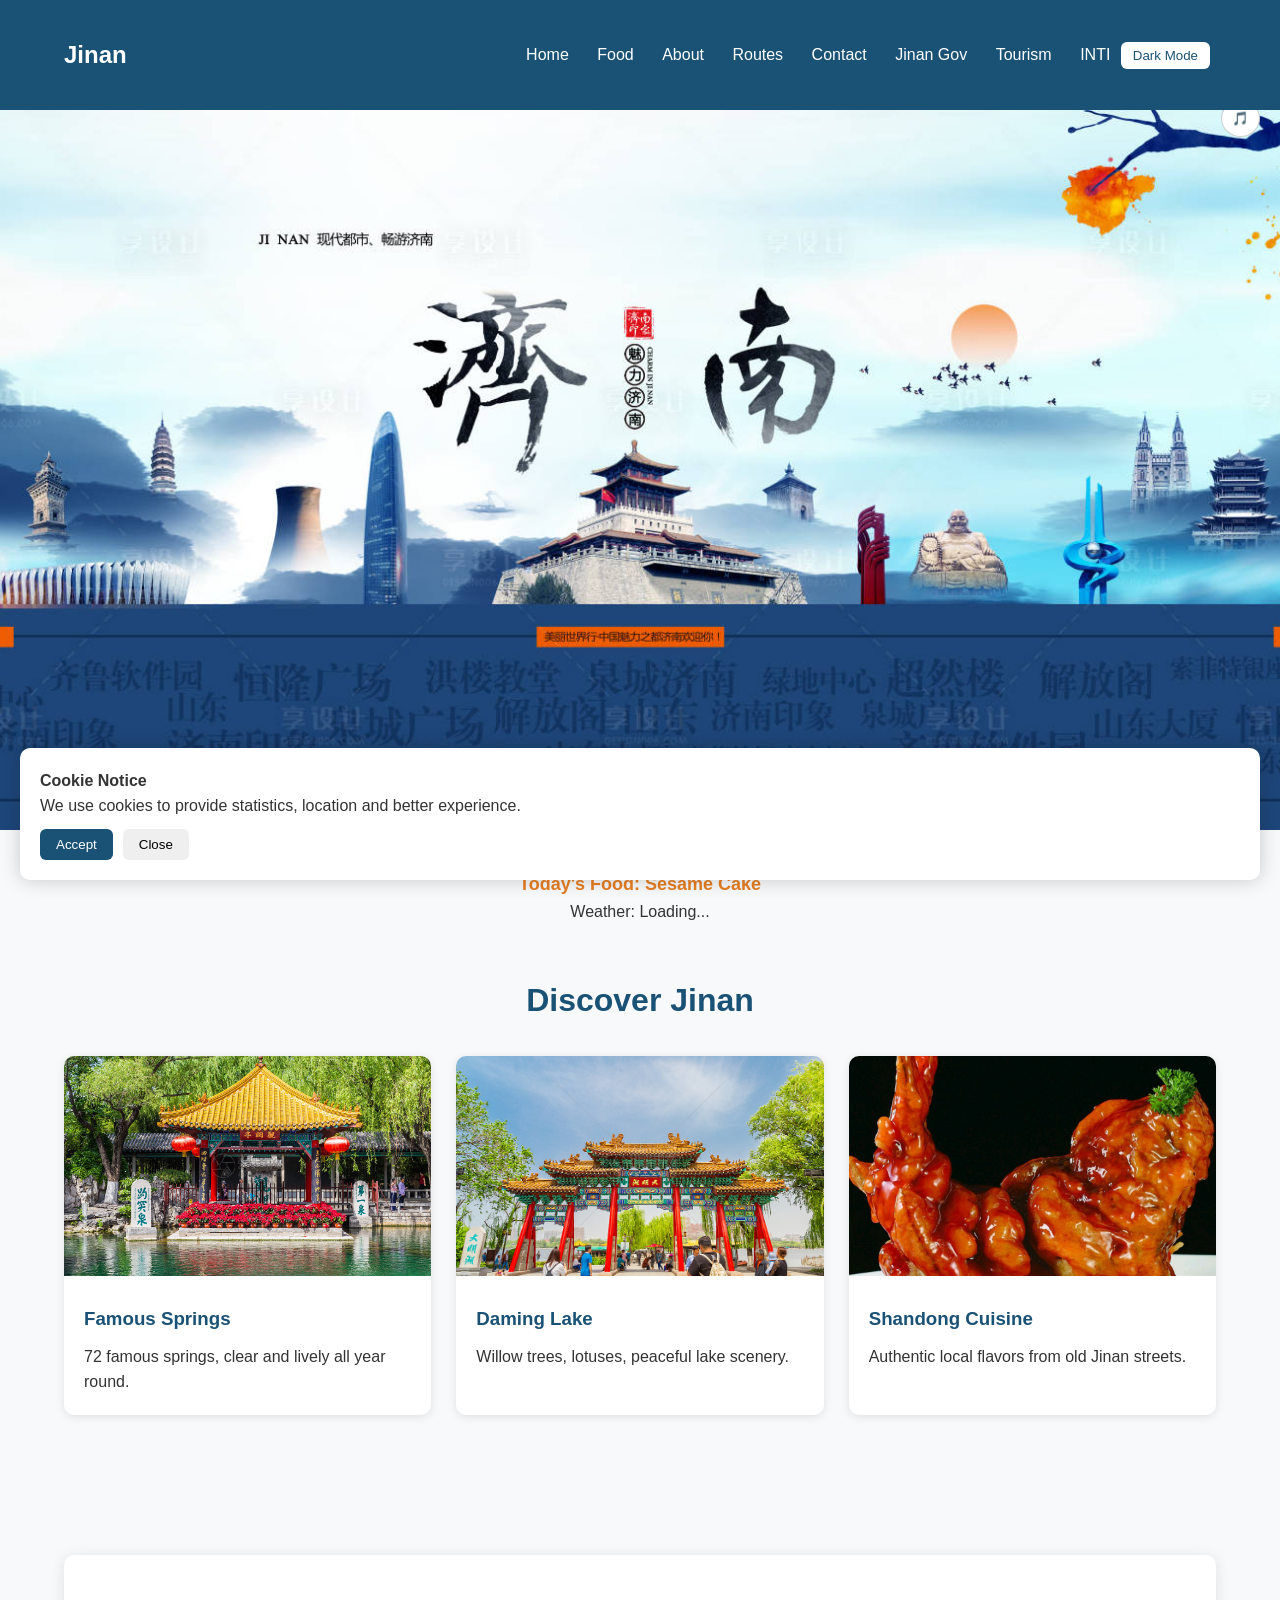
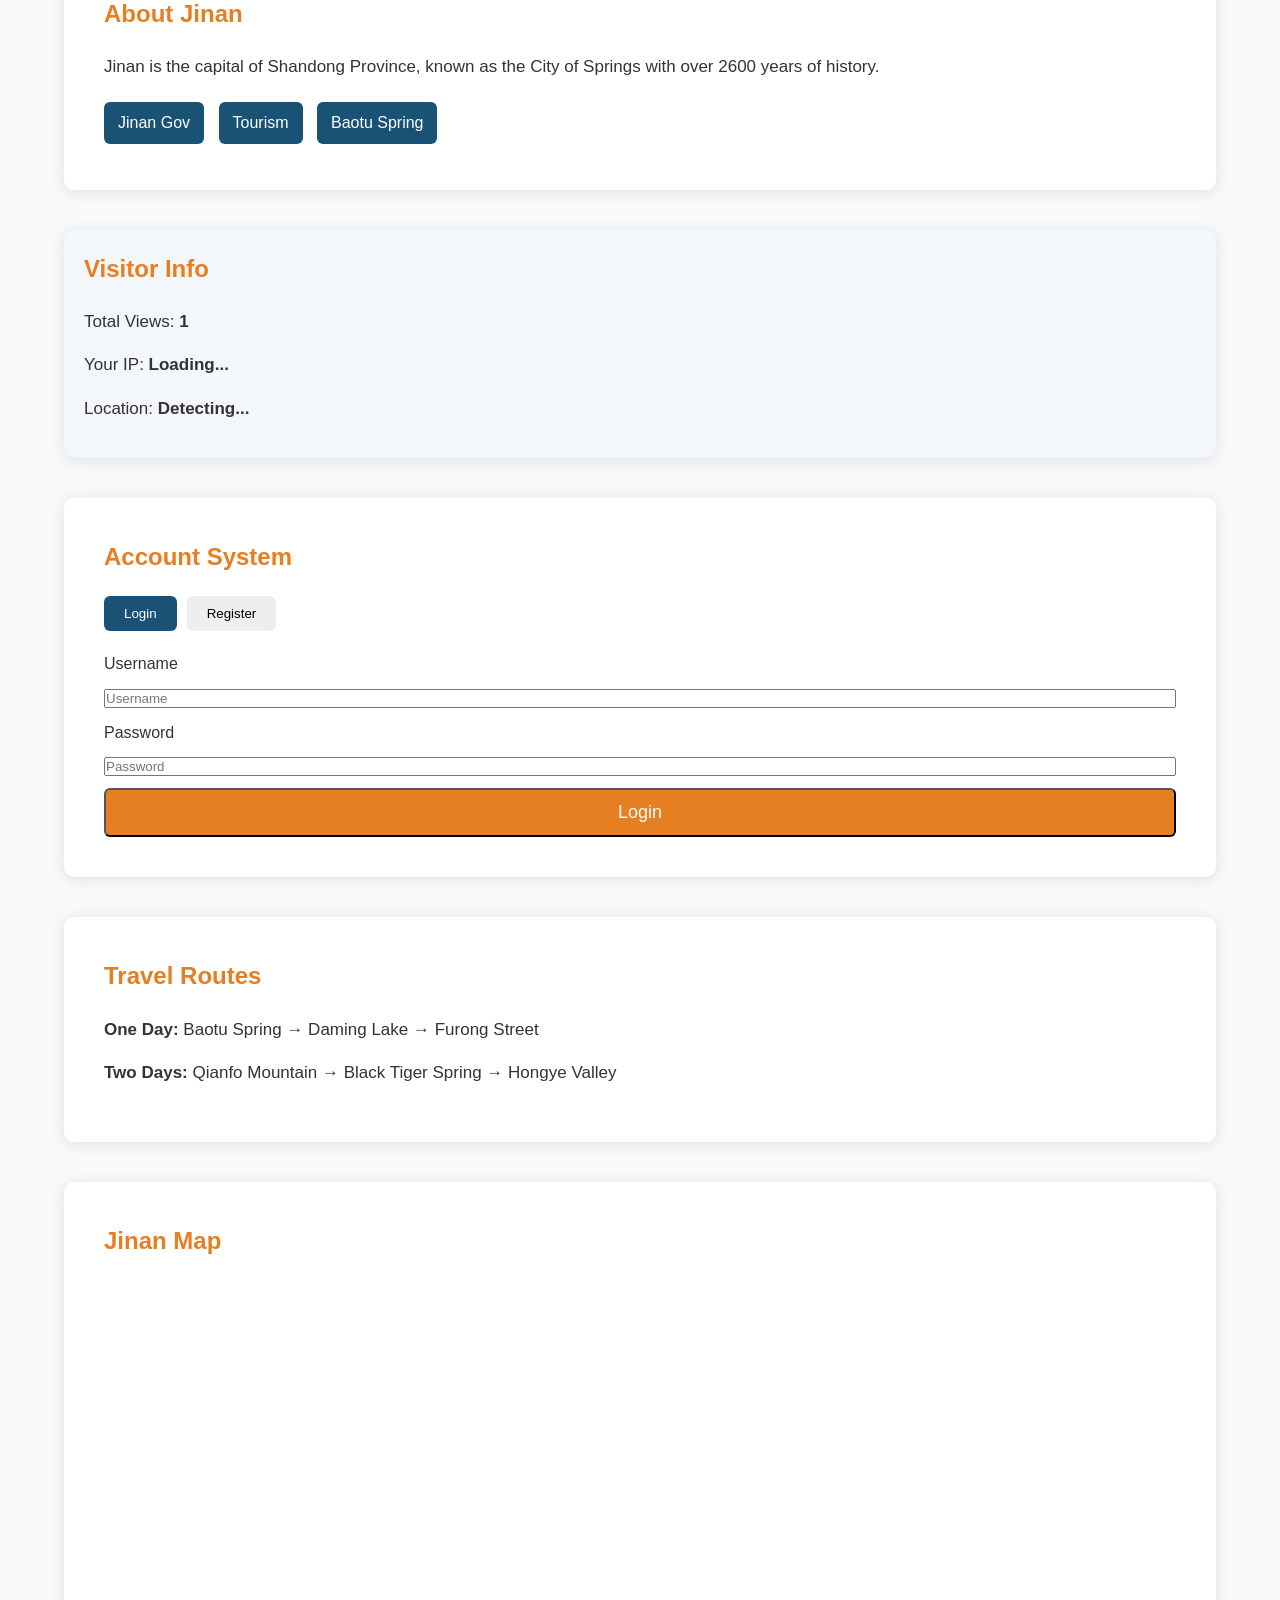
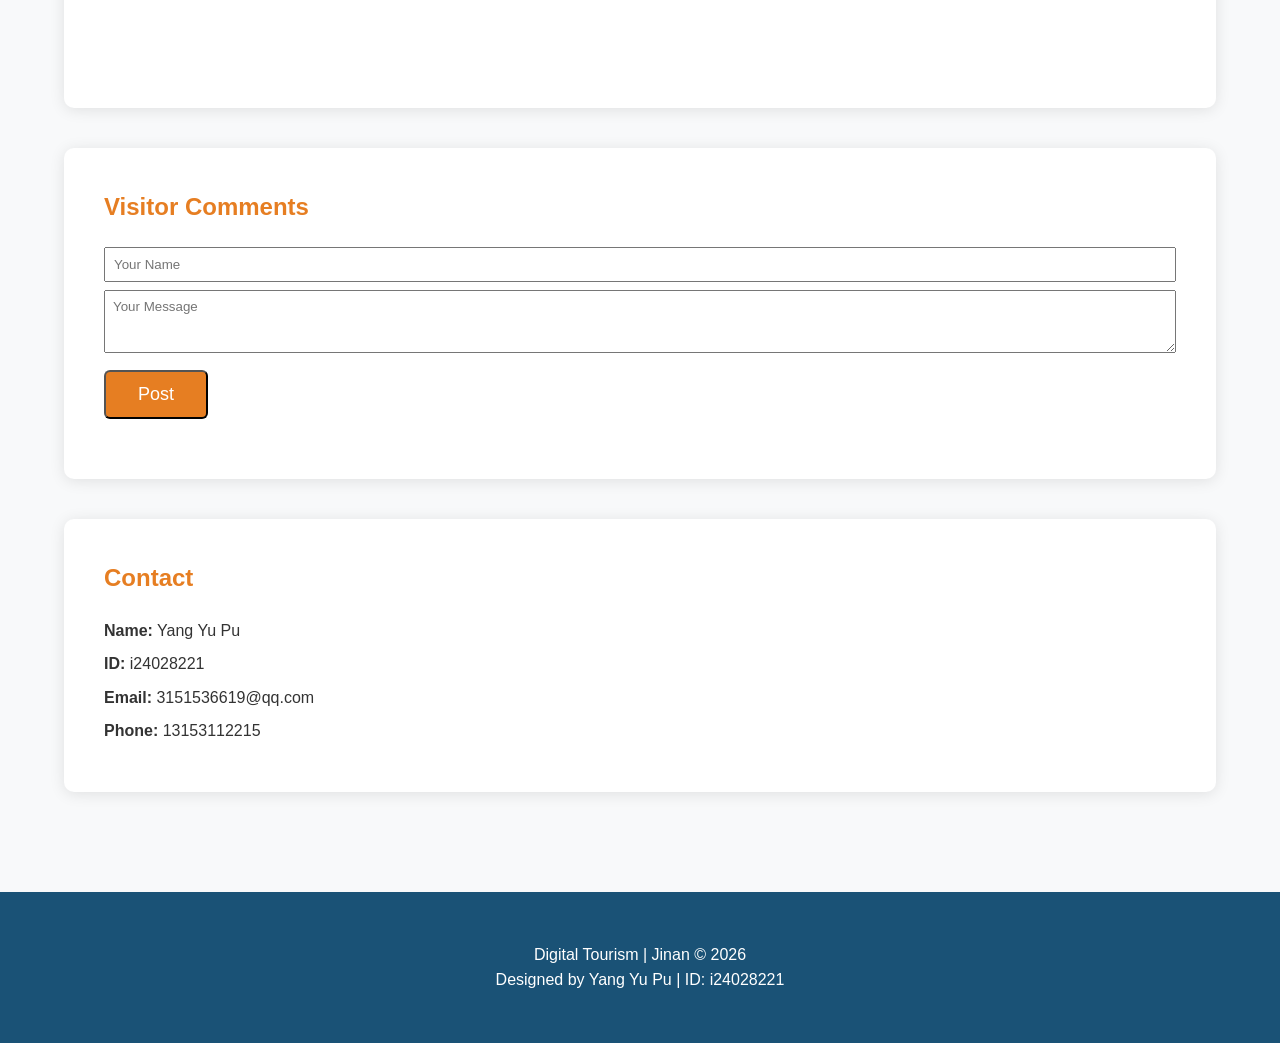
<file: index.html>
<!DOCTYPE html>
<html lang="en">
<head>
<!-- Google tag (gtag.js) -->
<script async src="https://www.googletagmanager.com/gtag/js?id=G-BWDEYBQ0JW"></script>
<script>
  window.dataLayer = window.dataLayer || [];
  function gtag(){dataLayer.push(arguments);}
  gtag('js', new Date());

  gtag('config', 'G-BWDEYBQ0JW');
</script>
  <meta charset="UTF-8">
  <meta name="viewport" content="width=device-width, initial-scale=1.0">
  <title>Jinan - City of Springs</title>
  <link rel="stylesheet" href="css/style.css">
  <style>
    * { scroll-behavior: smooth; }
    .loading {
      position: fixed; top:0; left:0; width:100%; height:100%;
      background:#1a5276; color:white; display:flex;
      align-items:center; justify-content:center;
      z-index:9999; font-size:22px;
    }
    .auth-tabs { display:flex; gap:10px; margin-bottom:20px; }
    .auth-tabs button { padding:10px 20px; border:none; background:#eee; cursor:pointer; border-radius:6px; }
    .auth-tabs button.active { background:#1a5276; color:white; }
    .auth-form { display:none; flex-direction:column; gap:12px; }
    .auth-form.show { display:flex; }
    .cookie-modal {
      position:fixed; bottom:20px; left:20px; right:20px;
      background:white; padding:20px; border-radius:10px;
      box-shadow:0 0 20px rgba(0,0,0,0.2); z-index:999;
    }
    .cookie-modal.hidden { display:none; }
    .cookie-buttons { display:flex; gap:10px; margin-top:10px; }
    .cookie-btn { padding:8px 16px; border:none; border-radius:6px; cursor:pointer; }
    .cookie-accept { background:#1a5276; color:white; }
    .visitor-card { background:#f4f7fa; padding:20px; border-radius:10px; margin:10px 0; }
    .contact-card p { margin:8px 0; font-size:16px; }
    .link-group a {
      display:inline-block; margin:6px 10px 6px 0;
      padding:8px 14px; background:#1a5276; color:white; border-radius:6px;
      text-decoration:none;
    }
    .carousel { height:80vh; position:relative; }
    .carousel img { position:absolute; width:100%; height:100%; object-fit:cover; opacity:0; transition:opacity 1s; }
    .carousel img.active { opacity:1; }
    .theme-switch {
      padding:6px 12px; margin:0 6px;
      background:white; color:#1a5276; border:none; border-radius:6px; cursor:pointer;
    }
    .comment-box { max-height:300px; overflow-y:auto; margin:10px 0; }
    .comment { padding:10px; background:#fff; border-radius:6px; margin-bottom:8px; }
    .random-food { font-size:18px; color:#e67e22; font-weight:bold; }
    .back-top {
      position:fixed; bottom:30px; right:30px;
      background:#1a5276; color:white; border:none; border-radius:50%;
      width:50px; height:50px; font-size:20px; cursor:pointer; display:none;
    }
    .back-top.show { display:block; }
    .music-btn {
      position:fixed; top:100px; right:20px;
      padding:10px; background:white; border-radius:50%;
      border:1px solid #ccc; cursor:pointer;
    }
    .admin-panel { display:none; background:#fff3cd; padding:20px; border-radius:10px; margin:20px 0; }
    .admin-panel.show { display:block; }
    iframe { border-radius:10px; border:none; }
  </style>
</head>
<body>

<div class="loading" id="loading">Loading...</div>

<nav class="navbar">
  <div class="container nav-wrap">
    <div class="logo">Jinan</div>
    <div class="nav-links">
      <a href="index.html">Home</a>
      <a href="food.html">Food</a>
      <a href="#about">About</a>
      <a href="#routes">Routes</a>
      <a href="#contact">Contact</a>
      <a href="https://www.jinan.gov.cn" target="_blank">Jinan Gov</a>
      <a href="https://jnwl.jinan.gov.cn" target="_blank">Tourism</a>
      <a href="https://www.newinti.edu.my" target="_blank">INTI</a>
      <button class="theme-switch" id="themeBtn">Dark Mode</button>
    </div>
  </div>
</nav>

<section class="carousel" id="carousel">
  <img src="images/banner.jpg" class="active" alt="Banner">
  <img src="images/spring.jpg" alt="Spring">
  <img src="images/lake.jpg" alt="Lake">
</section>

<button class="music-btn" id="musicBtn">🎵</button>
<audio id="bgm" loop>
  <source src="https://assets.mixkit.co/sfx/preview/mixkit-ethereal-fairy-win-sound-2019.mp3" type="audio/mpeg">
</audio>

<div class="container">
  <div style="text-align:center; margin:20px 0;">
    <p class="random-food" id="randomFood">Today's Food: Loading...</p>
    <p id="weather">Weather: Loading...</p>
  </div>

  <h2 class="section-title">Discover Jinan</h2>
  <div class="card-group">
    <div class="card">
      <img src="images/spring.jpg" alt="Baotu Spring">
      <div class="card-text">
        <h3>Famous Springs</h3>
        <p>72 famous springs, clear and lively all year round.</p>
      </div>
    </div>
    <div class="card">
      <img src="images/lake.jpg" alt="Daming Lake">
      <div class="card-text">
        <h3>Daming Lake</h3>
        <p>Willow trees, lotuses, peaceful lake scenery.</p>
      </div>
    </div>
    <div class="card">
      <img src="images/food.jpg" alt="Food">
      <div class="card-text">
        <h3>Shandong Cuisine</h3>
        <p>Authentic local flavors from old Jinan streets.</p>
      </div>
    </div>
  </div>
</div>

<div id="about" class="container">
  <div class="content-box">
    <h2>About Jinan</h2>
    <p>Jinan is the capital of Shandong Province, known as the City of Springs with over 2600 years of history.</p>
    <div class="link-group">
      <a href="https://www.jinan.gov.cn" target="_blank">Jinan Gov</a>
      <a href="http://jnwl.jinan.gov.cn" target="_blank">Tourism</a>
      <a href="https://m.flight.qunar.com/shark/active/cc16868c594f193f4d7f198d810db018?channel=touch&sightId=8913&cat=from_area%3Dspu_sightintroduce" target="_blank">Baotu Spring</a>
    </div>
  </div>

  <div class="content-box visitor-card">
    <h2>Visitor Info</h2>
    <p>Total Views: <b id="viewCount">0</b></p>
    <p>Your IP: <b id="userIp">Loading...</b></p>
    <p>Location: <b id="userLocation">Detecting...</b></p>
  </div>

  <div class="admin-panel" id="adminPanel">
    <h3>Admin Panel (Yang Yu Pu | i24028221)</h3>
    <p>Total Visits: <span id="adminCount">0</span></p>
    <p>Visitor IP: <span id="adminIp"></span></p>
  </div>

  <div class="content-box">
    <h2>Account System</h2>
    <div class="auth-tabs">
      <button class="tab-btn active" data-target="loginForm">Login</button>
      <button class="tab-btn" data-target="registerForm">Register</button>
    </div>
    <form id="loginForm" class="auth-form show">
      <label>Username</label>
      <input type="text" placeholder="Username">
      <label>Password</label>
      <input type="password" placeholder="Password">
      <button type="button" class="btn" id="adminLoginBtn">Login</button>
    </form>
    <form id="registerForm" class="auth-form">
      <label>Full Name</label>
      <input type="text" placeholder="Full Name">
      <label>Email</label>
      <input type="email" placeholder="Email">
      <label>Password</label>
      <input type="password" placeholder="Password">
      <button type="button" class="btn">Register</button>
    </form>
  </div>

  <div id="routes" class="content-box">
    <h2>Travel Routes</h2>
    <p><strong>One Day:</strong> Baotu Spring → Daming Lake → Furong Street</p>
    <p><strong>Two Days:</strong> Qianfo Mountain → Black Tiger Spring → Hongye Valley</p>
  </div>

  <div class="content-box">
    <h2>Jinan Map</h2>
    <iframe src="https://www.google.com/maps/embed?pb=!1m18!1m12!1m3!1d239864.666524575!2d116.8465287!3d36.6622285!2m3!1f0!2f0!3f0!3m2!1i1024!2i768!4f13.1!3m3!1m2!1s0x35bf272b352a56cb%3A0xb1f526f0db4f4c0!2sJinan%2C%20Shandong%2C%20China!5e0!3m2!1sen!2s!4v1712345678901!5m2!1sen!2s" width="100%" height="380" allowfullscreen></iframe>
  </div>

  <div class="content-box">
    <h2>Visitor Comments</h2>
    <input type="text" id="nameInput" placeholder="Your Name" style="padding:8px; width:100%; margin-bottom:8px;">
    <textarea id="msgInput" rows="3" style="width:100%; padding:8px;" placeholder="Your Message"></textarea>
    <button class="btn" id="postComment" style="margin-top:10px;">Post</button>
    <div class="comment-box" id="commentList"></div>
  </div>

  <div id="contact" class="content-box contact-card">
    <h2>Contact</h2>
    <p><strong>Name:</strong> Yang Yu Pu</p>
    <p><strong>ID:</strong> i24028221</p>
    <p><strong>Email:</strong> 3151536619@qq.com</p>
    <p><strong>Phone:</strong> 13153112215</p>
  </div>
</div>

<footer class="footer">
  <div class="container">
    <p>Digital Tourism | Jinan © <span id="year">2026</span></p>
    <p>Designed by Yang Yu Pu | ID: i24028221</p>
  </div>
</footer>

<div class="cookie-modal" id="cookieModal">
  <h4>Cookie Notice</h4>
  <p>We use cookies to provide statistics, location and better experience.</p>
  <div class="cookie-buttons">
    <button class="cookie-btn cookie-accept" id="acceptCookie">Accept</button>
    <button class="cookie-btn" id="closeCookie">Close</button>
  </div>
</div>

<button class="back-top" id="backTop">↑</button>

<script>
// Loading
setTimeout(()=>document.getElementById('loading').style.display='none', 1200);
document.getElementById('year').innerText = new Date().getFullYear();

// Carousel
let imgs = document.querySelectorAll('#carousel img');
let i = 0;
setInterval(()=>{
  imgs.forEach(x=>x.classList.remove('active'));
  i = (i+1)%imgs.length;
  imgs[i].classList.add('active');
}, 4000);

// BGM
let bgm = document.getElementById('bgm');
document.getElementById('musicBtn').onclick = () => bgm.paused ? bgm.play() : bgm.pause();

// Back to Top
window.onscroll = () => {
  document.getElementById('backTop').classList.toggle('show', window.scrollY>300);
};
document.getElementById('backTop').onclick = () => window.scrollTo(0,0);

// Dark Mode
document.getElementById('themeBtn').onclick = () => {
  if(document.body.style.background === '#222'){
    document.body.style.background = '#f8f9fa';
    document.body.style.color = '#333';
    document.getElementById('themeBtn').innerText = 'Dark Mode';
  }else{
    document.body.style.background = '#222';
    document.body.style.color = '#fff';
    document.getElementById('themeBtn').innerText = 'Light Mode';
  }
};

// View Count
let views = localStorage.views || 0; views++; localStorage.views = views;
document.getElementById('viewCount').innerText = views;
document.getElementById('adminCount').innerText = views;

// IP & Location
fetch('https://api.ipify.org?format=json')
.then(res=>res.json())
.then(data=>{
  let ip = data.ip;
  document.getElementById('userIp').innerText = ip;
  document.getElementById('adminIp').innerText = ip;
  return fetch(`https://ipapi.co/${ip}/json/`);
})
.then(res=>res.json())
.then(data=>{
  let loc = `${data.city || 'Unknown'}, ${data.country_name || 'Unknown'}`;
  document.getElementById('userLocation').innerText = loc;
});

// Weather (STABLE)
fetch('https://api.weatherapi.com/v1/current.json?key=289627322e9447779b5142019252903&q=jinan')
.then(res=>res.json())
.then(data=>{
  let t = data.current.temp_c;
  let c = data.current.condition.text;
  document.getElementById('weather').innerText = `Jinan Weather: ${t}°C, ${c}`;
});

// Random Food
let foods = ['Braised Pork','Oil Twist','Sweet Soup','Pot Stickers','Sesame Cake'];
document.getElementById('randomFood').innerText = "Today's Food: "+foods[Math.floor(Math.random()*foods.length)];

// Comments
function loadComments(){
  let list = JSON.parse(localStorage.comments || '[]');
  document.getElementById('commentList').innerHTML = list.map(m=>`
    <div class="comment"><strong>${m.n}</strong>: ${m.m}</div>
  `).join('');
}
document.getElementById('postComment').onclick = ()=>{
  let n = document.getElementById('nameInput').value.trim();
  let m = document.getElementById('msgInput').value.trim();
  if(!n||!m) return;
  let list = JSON.parse(localStorage.comments||'[]');
  list.push({n,m});
  localStorage.comments = JSON.stringify(list);
  document.getElementById('nameInput').value='';
  document.getElementById('msgInput').value='';
  loadComments();
};
loadComments();

// Cookie
document.getElementById('acceptCookie').onclick = ()=>{
  document.getElementById('cookieModal').classList.add('hidden');
  localStorage.cookie = '1';
};
document.getElementById('closeCookie').onclick = ()=>{
  document.getElementById('cookieModal').classList.add('hidden');
};
if(localStorage.cookie) document.getElementById('cookieModal').classList.add('hidden');

// Login/Register Switch
document.querySelectorAll('.tab-btn').forEach(tab=>{
  tab.onclick=()=>{
    document.querySelectorAll('.auth-form').forEach(f=>f.classList.remove('show'));
    document.querySelectorAll('.tab-btn').forEach(t=>t.classList.remove('active'));
    tab.classList.add('active');
    document.getElementById(tab.dataset.target).classList.add('show');
  };
});

// Admin Login (ID: i24028221)
document.getElementById('adminLoginBtn').onclick = ()=>{
  let user = document.querySelectorAll('#loginForm input')[0].value;
  if(user === 'i24028221'){
    document.getElementById('adminPanel').classList.add('show');
  }
};
</script>

</body>
</html>
</file>
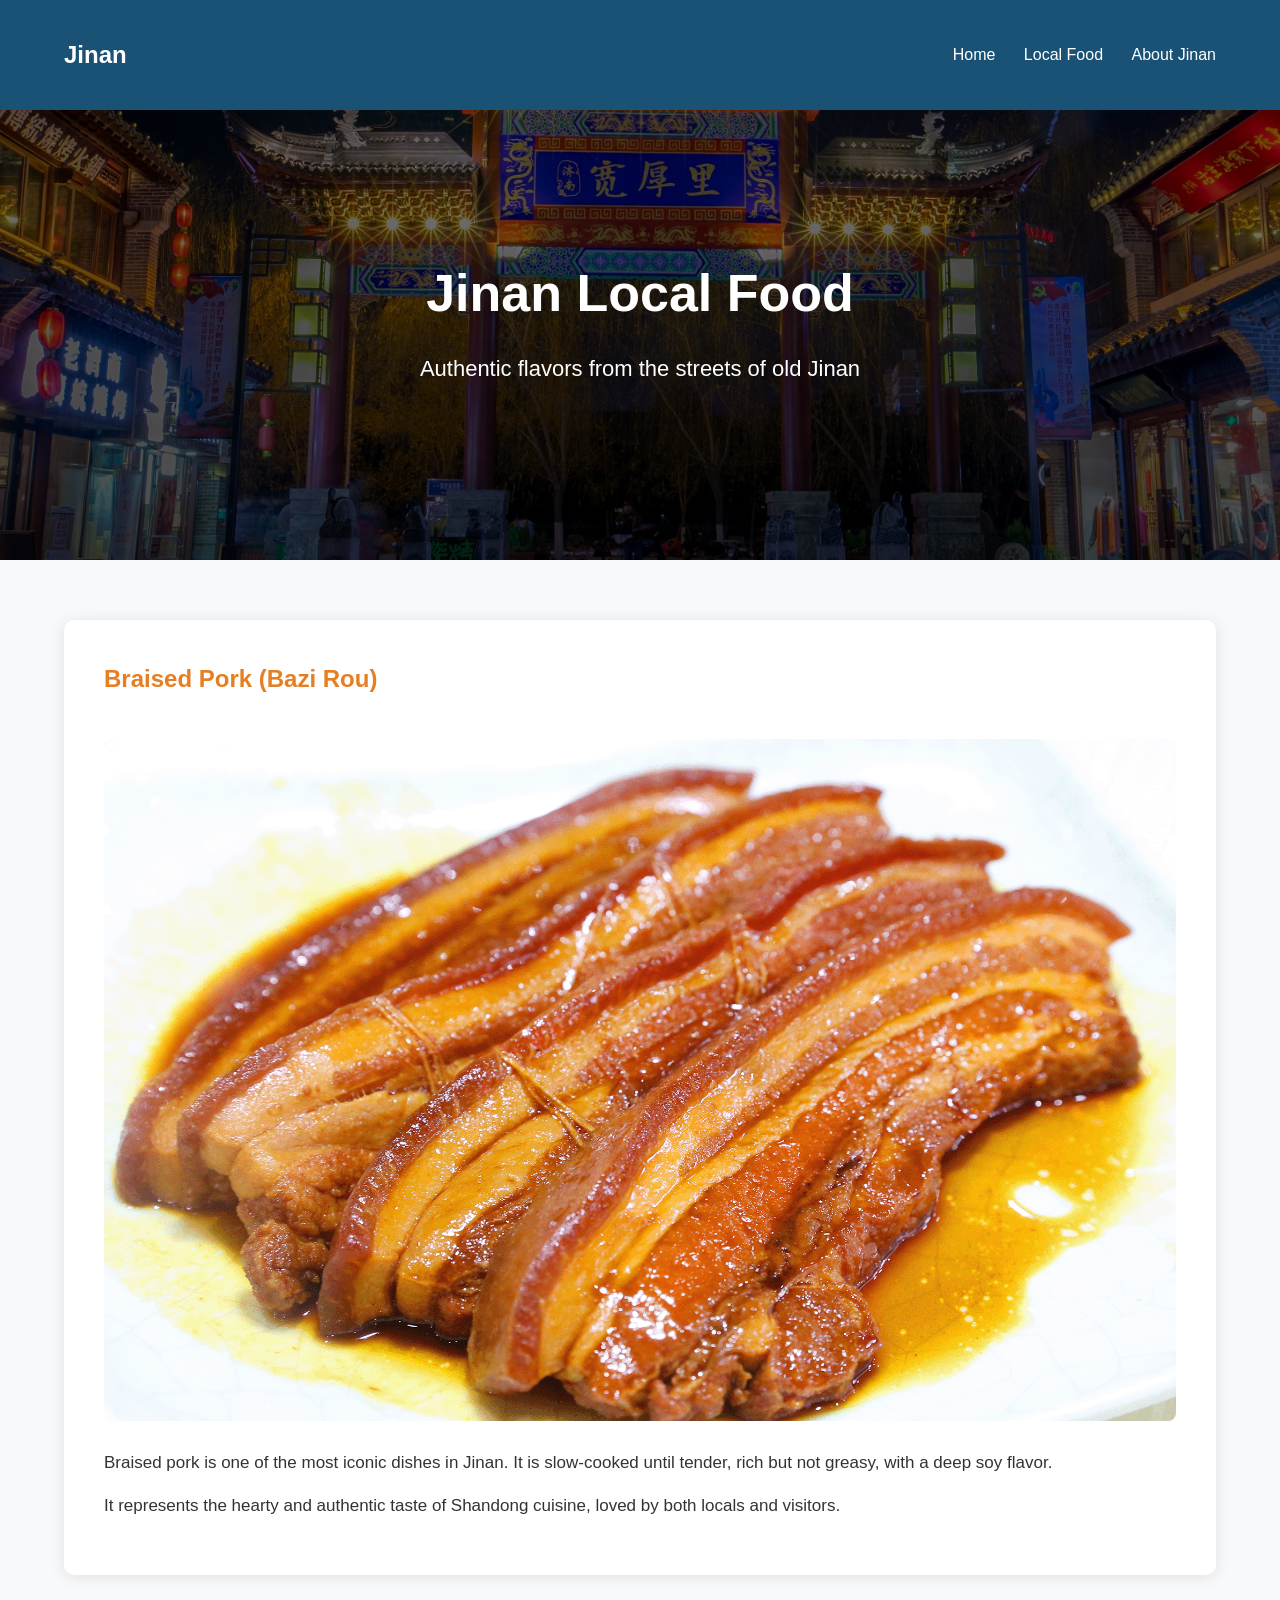
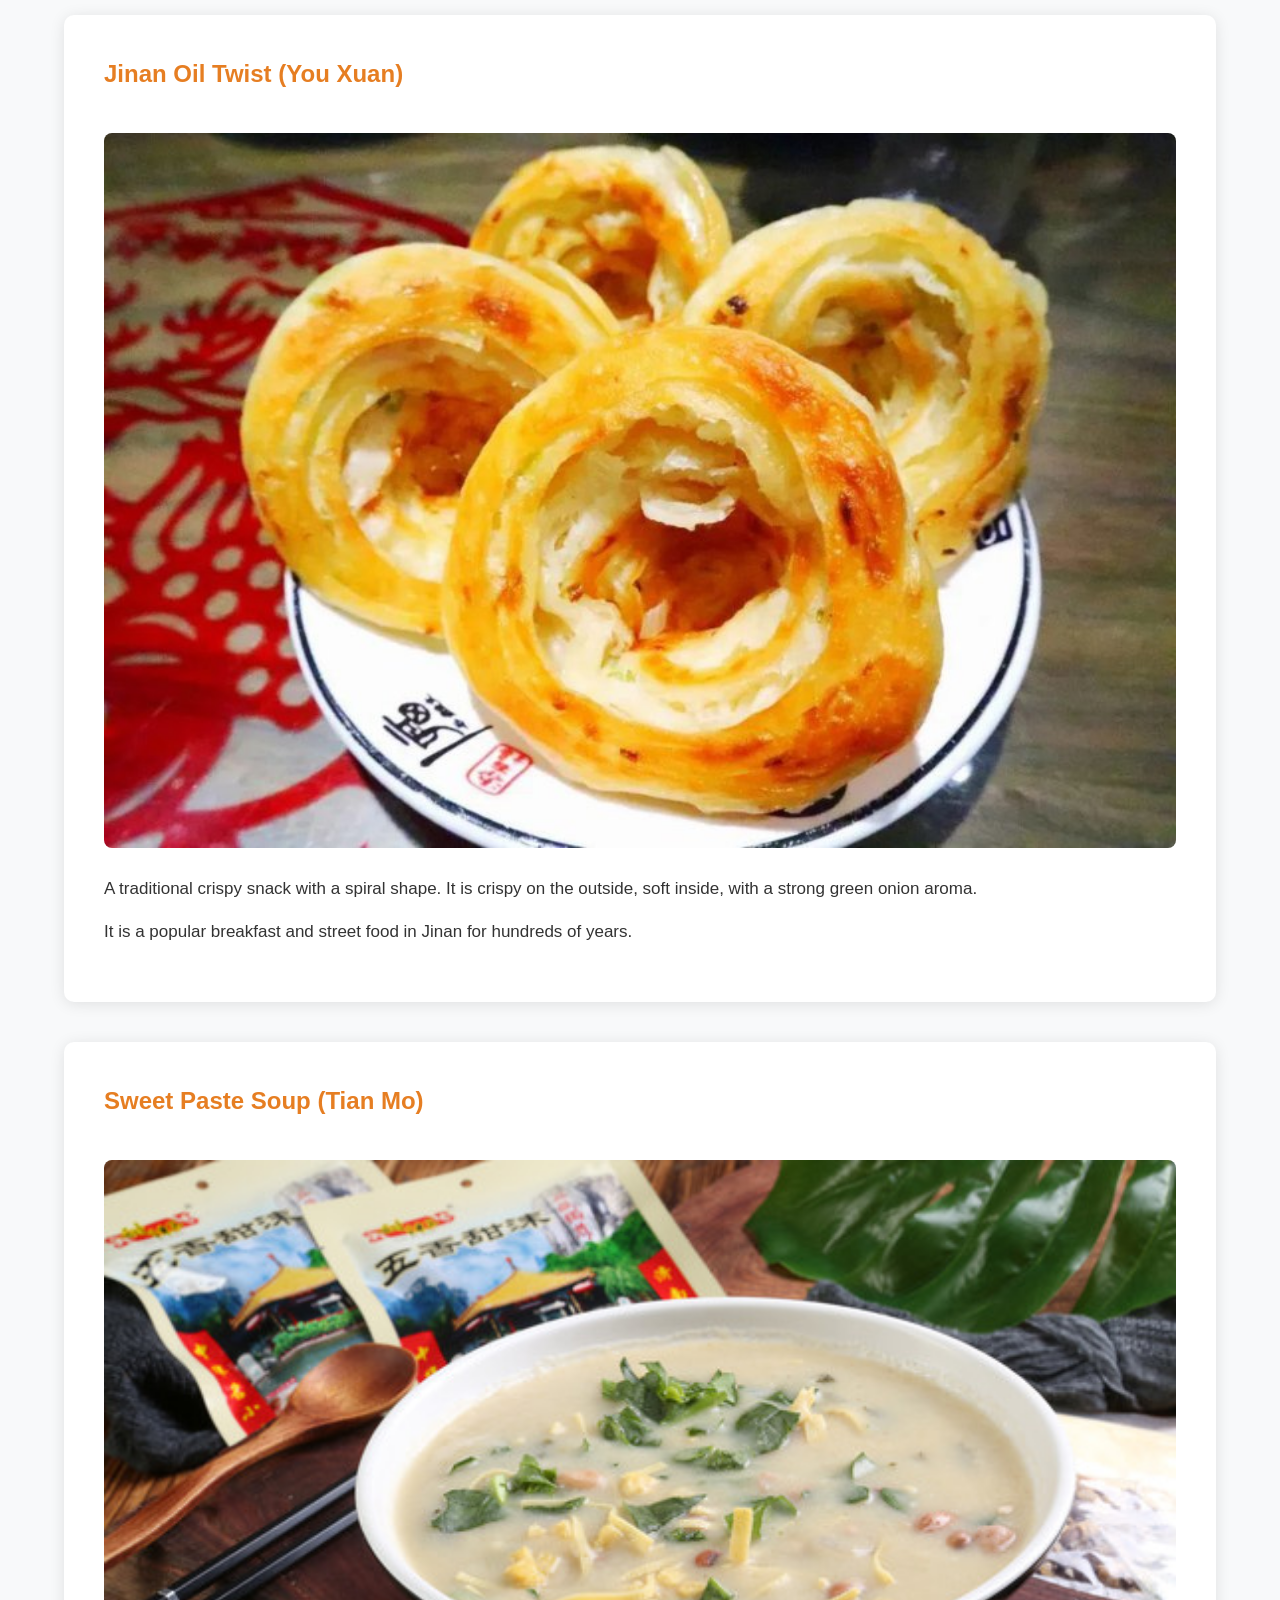
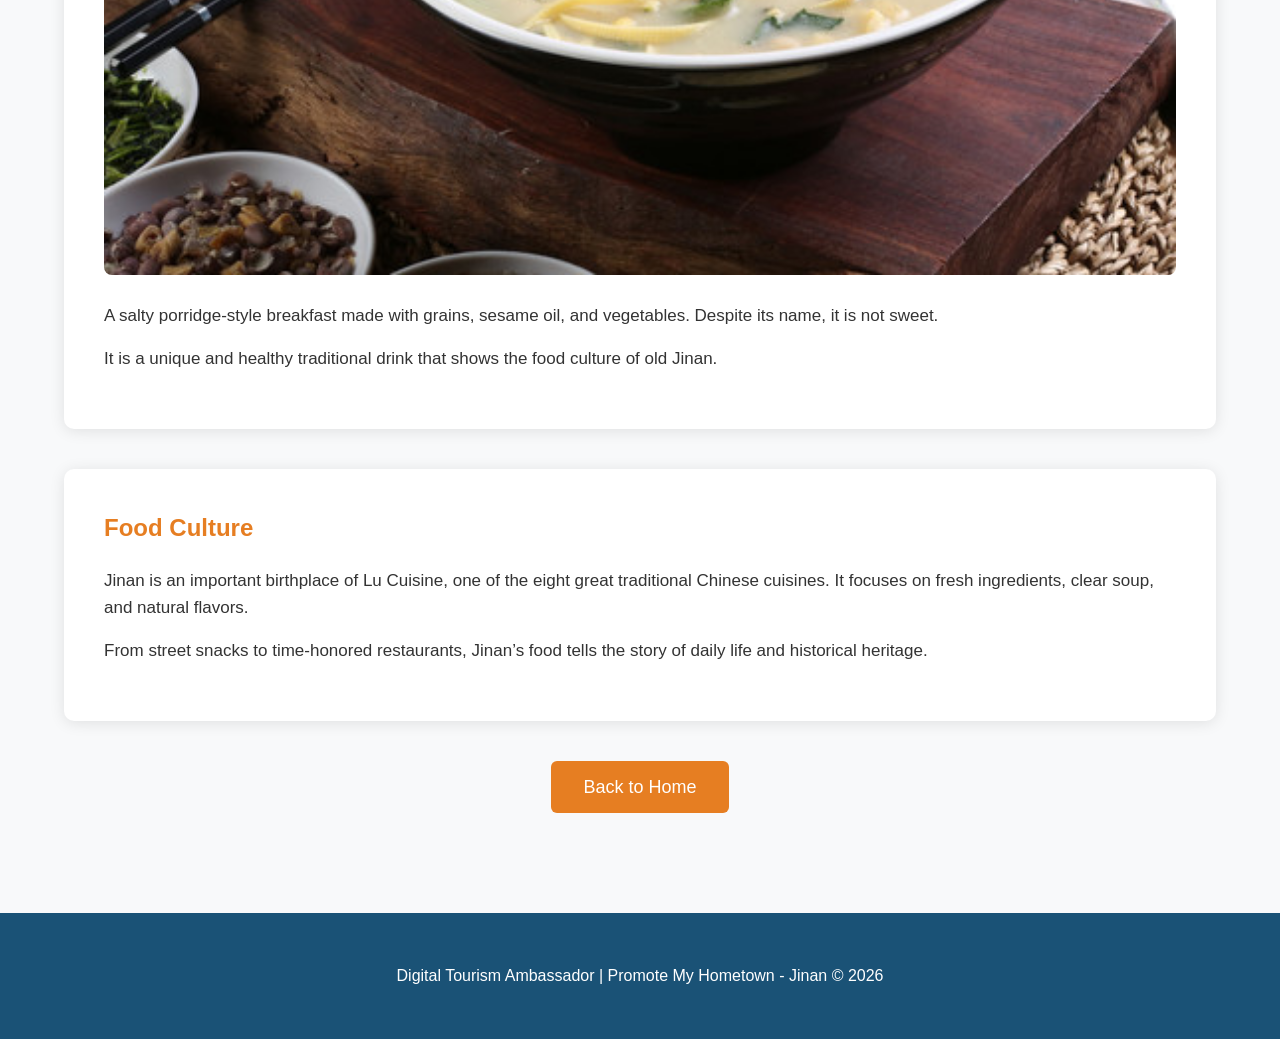
<file: food.html>
<!DOCTYPE html>
<html lang="en">
<head>
  <meta charset="UTF-8">
  <meta name="viewport" content="width=device-width, initial-scale=1.0">
  <title>Jinan Food | Local Flavors</title>
  <link rel="stylesheet" href="css/style.css">
</head>
<body>

<nav class="navbar">
  <div class="container nav-wrap">
    <div class="logo">Jinan</div>
    <div class="nav-links">
      <a href="index.html">Home</a>
      <a href="food.html">Local Food</a>
      <a href="index.html#about">About Jinan</a>
    </div>
  </div>
</nav>

<section class="food-banner">
  <div class="banner-text">
    <h1>Jinan Local Food</h1>
    <p>Authentic flavors from the streets of old Jinan</p>
  </div>
</section>

<div class="container">
  <div class="content-box">
    <h2>Braised Pork (Bazi Rou)</h2>
    <img src="images/brazised-pork.jpg" alt="Bazi Rou" class="food-img">
    <p>Braised pork is one of the most iconic dishes in Jinan. It is slow-cooked until tender, rich but not greasy, with a deep soy flavor.</p>
    <p>It represents the hearty and authentic taste of Shandong cuisine, loved by both locals and visitors.</p>
  </div>

  <div class="content-box">
    <h2>Jinan Oil Twist (You Xuan)</h2>
    <img src="images/youxuan.jpg" alt="You Xuan" class="food-img">
    <p>A traditional crispy snack with a spiral shape. It is crispy on the outside, soft inside, with a strong green onion aroma.</p>
    <p>It is a popular breakfast and street food in Jinan for hundreds of years.</p>
  </div>

  <div class="content-box">
    <h2>Sweet Paste Soup (Tian Mo)</h2>
    <img src="images/tianmo.jpg" alt="Tian Mo" class="food-img">
    <p>A salty porridge-style breakfast made with grains, sesame oil, and vegetables. Despite its name, it is not sweet.</p>
    <p>It is a unique and healthy traditional drink that shows the food culture of old Jinan.</p>
  </div>

  <div class="content-box">
    <h2>Food Culture</h2>
    <p>Jinan is an important birthplace of Lu Cuisine, one of the eight great traditional Chinese cuisines. It focuses on fresh ingredients, clear soup, and natural flavors.</p>
    <p>From street snacks to time-honored restaurants, Jinan’s food tells the story of daily life and historical heritage.</p>
  </div>

  <div style="text-align: center; margin: 40px 0;">
    <a href="index.html" class="btn">Back to Home</a>
  </div>
</div>

<footer class="footer">
  <div class="container">
    <p>Digital Tourism Ambassador | Promote My Hometown - Jinan © 2026</p>
  </div>
</footer>

</body>
</html>
</file>
<file: css/style.css>
* {
  margin: 0;
  padding: 0;
  box-sizing: border-box;
  font-family: Arial, sans-serif;
}

body {
  line-height: 1.6;
  color: #333;
  background-color: #f8f9fa;
}

a {
  text-decoration: none;
  color: inherit;
}

.container {
  width: 90%;
  max-width: 1200px;
  margin: 0 auto;
  padding: 20px 0;
}

/* Navigation Bar */
.navbar {
  background-color: #1a5276;
  color: white;
  padding: 16px 0;
  position: sticky;
  top: 0;
  z-index: 100;
}

.nav-wrap {
  display: flex;
  justify-content: space-between;
  align-items: center;
}

.logo {
  font-size: 24px;
  font-weight: bold;
}

.nav-links a {
  margin-left: 24px;
  font-size: 16px;
}

.nav-links a:hover {
  color: #f1c40f;
}

/* Homepage Banner */
.banner {
  height: 80vh;
  background: linear-gradient(rgba(0,0,0,0.4), rgba(0,0,0,0.6)), url("../images/banner.jpg");
  background-size: cover;
  background-position: center;
  display: flex;
  align-items: center;
  justify-content: center;
  text-align: center;
  color: white;
}

.banner-text h1 {
  font-size: 52px;
  margin-bottom: 16px;
}

.banner-text p {
  font-size: 22px;
  margin-bottom: 32px;
}

.btn {
  padding: 12px 32px;
  background-color: #e67e22;
  color: white;
  border-radius: 6px;
  font-size: 18px;
  display: inline-block;
  transition: 0.3s;
}

.btn:hover {
  background-color: #d35400;
}

/* Section Title */
.section-title {
  text-align: center;
  font-size: 32px;
  margin: 50px 0 30px;
  color: #1a5276;
}

/* Card Layout */
.card-group {
  display: grid;
  grid-template-columns: repeat(auto-fit, minmax(300px, 1fr));
  gap: 25px;
  margin-bottom: 60px;
}

.card {
  background: white;
  border-radius: 10px;
  overflow: hidden;
  box-shadow: 0 2px 10px rgba(0,0,0,0.1);
  transition: 0.3s;
}

.card:hover {
  transform: translateY(-6px);
}

.card img {
  width: 100%;
  height: 220px;
  object-fit: cover;
}

.card-text {
  padding: 20px;
}

.card-text h3 {
  margin-bottom: 10px;
  color: #1a5276;
}

/* Content Box */
.content-box {
  background: white;
  padding: 40px;
  border-radius: 10px;
  box-shadow: 0 2px 15px rgba(0,0,0,0.1);
  margin: 40px 0;
}

.content-box h2 {
  color: #e67e22;
  margin-bottom: 20px;
}

.content-box p {
  font-size: 17px;
  margin-bottom: 16px;
}

.food-img {
  width: 100%;
  border-radius: 8px;
  margin: 20px 0;
}

/* Food Banner */
.food-banner {
  height: 50vh;
  background: linear-gradient(rgba(0,0,0,0.5), rgba(0,0,0,0.7)), url("../images/food-banner.jpg");
  background-size: cover;
  background-position: center;
  display: flex;
  align-items: center;
  justify-content: center;
  color: white;
  text-align: center;
}

/* Footer */
.footer {
  background-color: #1a5276;
  color: white;
  text-align: center;
  padding: 30px 0;
  margin-top: 40px;
}

/* Responsive Design */
@media (max-width: 768px) {
  .banner-text h1 {
    font-size: 32px;
  }
  .nav-wrap {
    flex-direction: column;
    gap: 15px;
  }
  .nav-links a {
    margin: 0 10px;
  }
}
</file>
